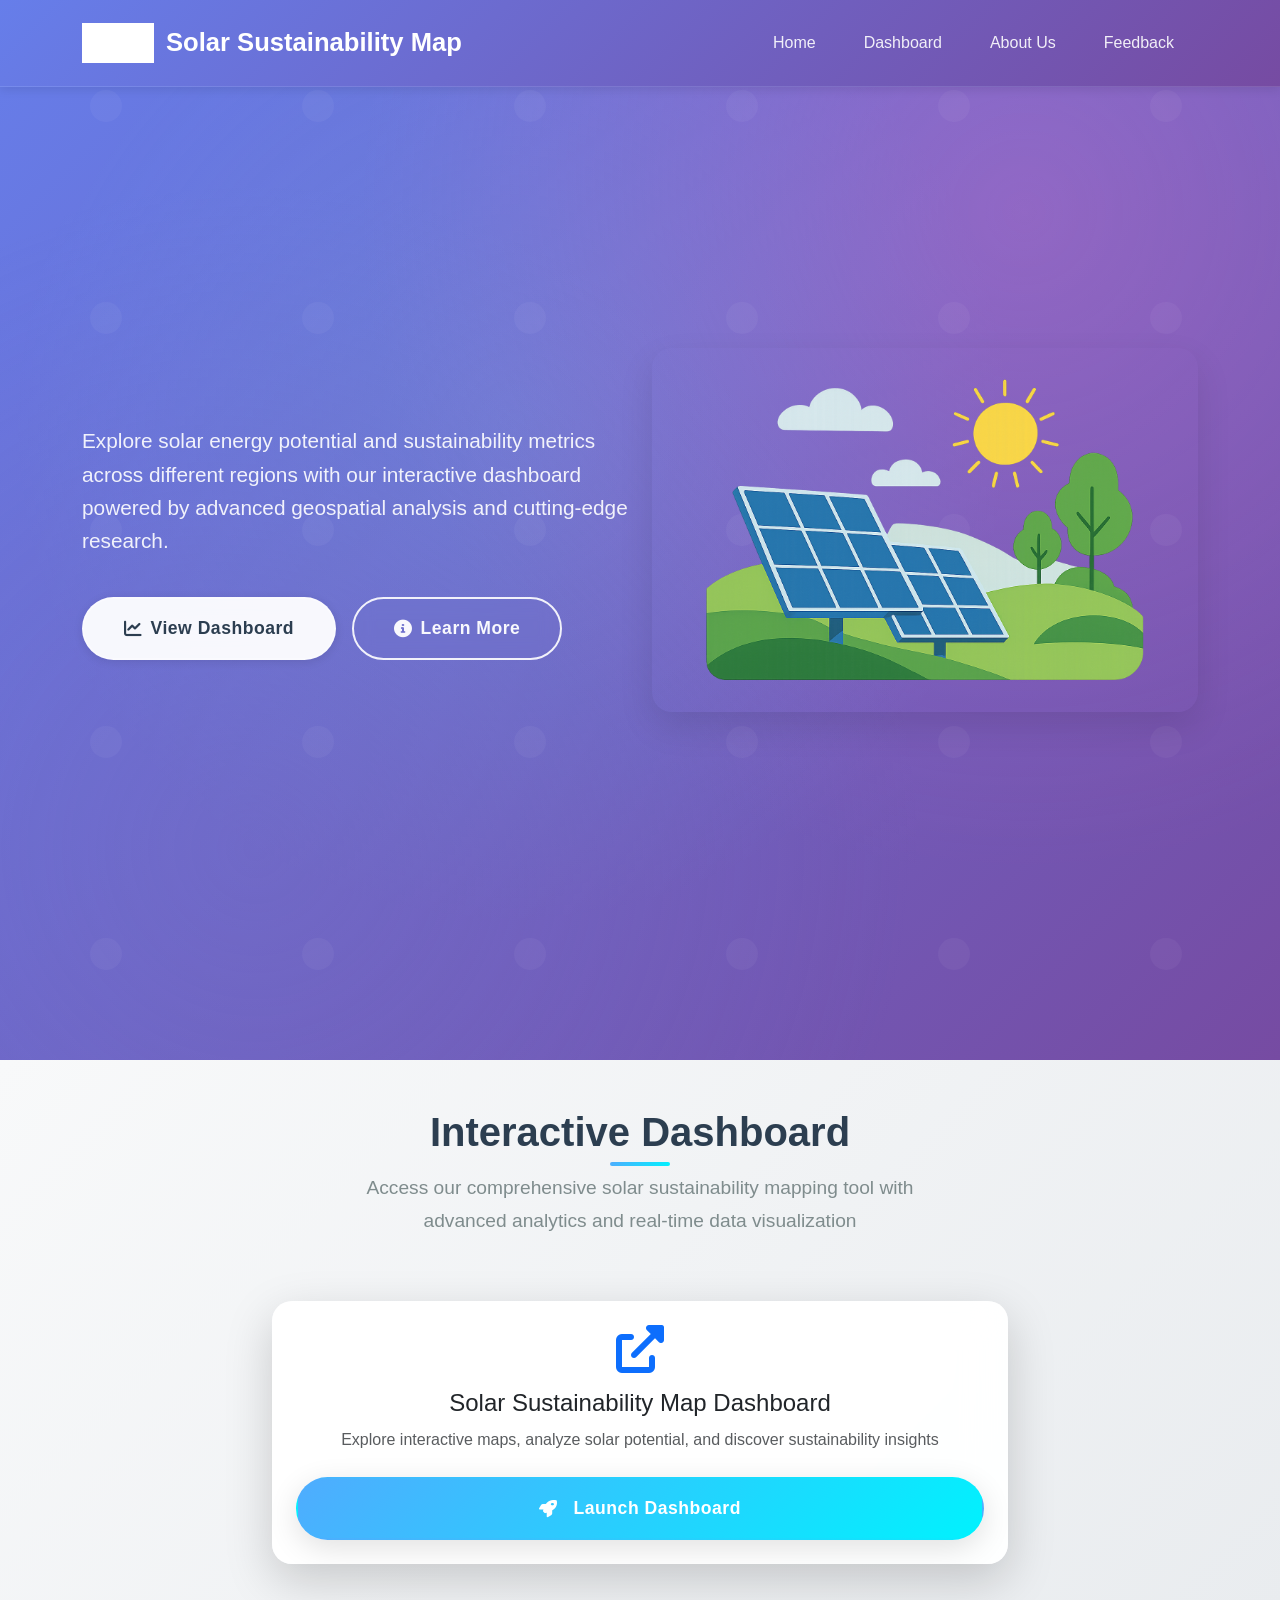
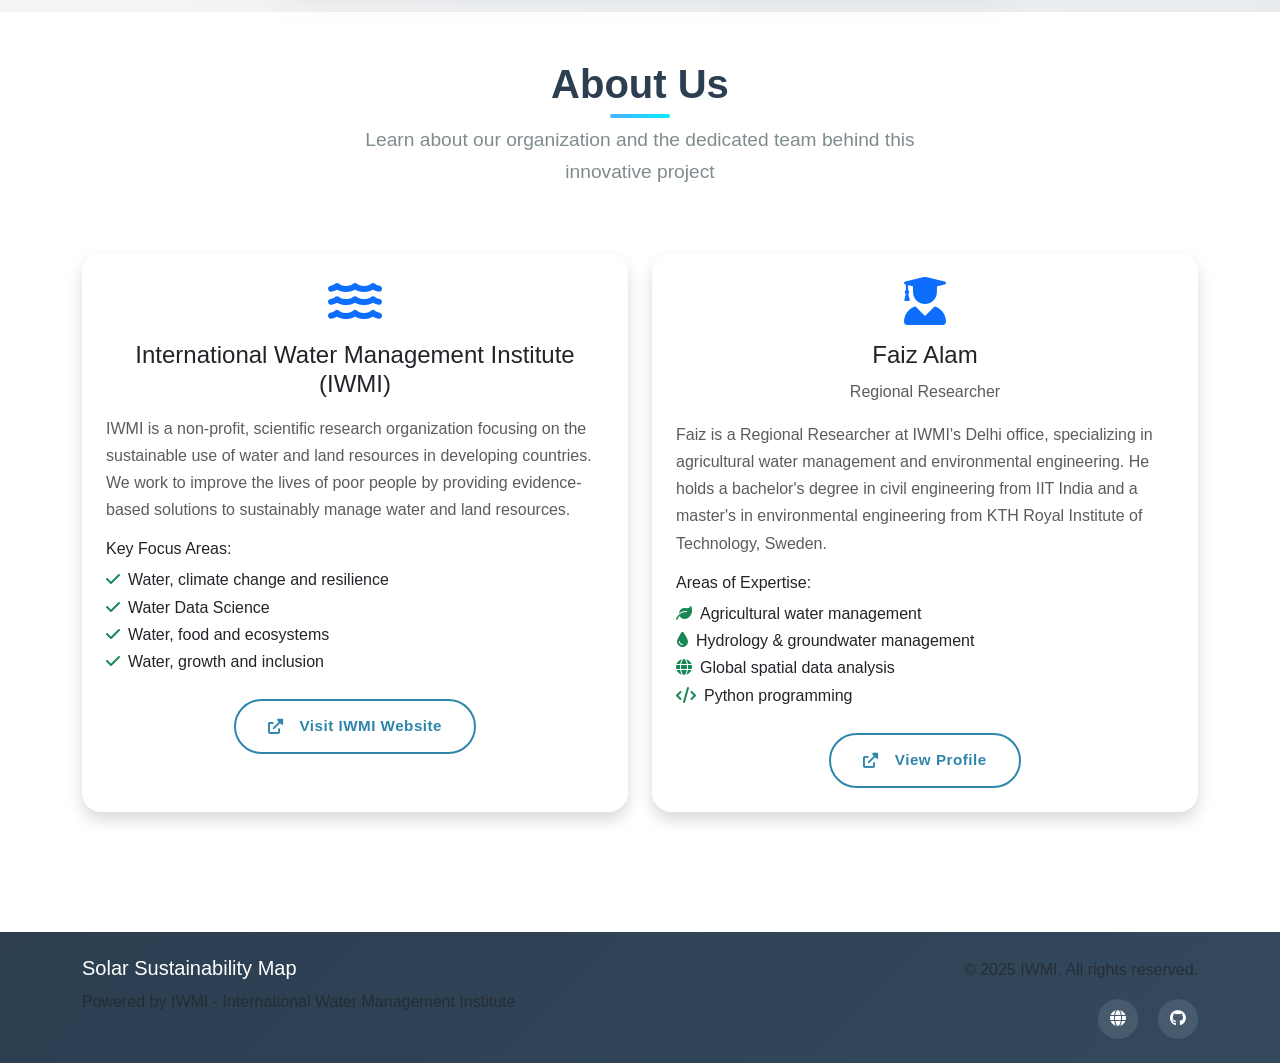
<file: Website_Architecture/index.html>
<!DOCTYPE html>
<html lang="en">
<head>
    <meta charset="UTF-8">
    <meta name="viewport" content="width=device-width, initial-scale=1.0">
    <title>Solar Sustainability Map</title>
    <link href="https://cdn.jsdelivr.net/npm/bootstrap@5.1.3/dist/css/bootstrap.min.css" rel="stylesheet">
    <link href="https://cdnjs.cloudflare.com/ajax/libs/font-awesome/6.0.0/css/all.min.css" rel="stylesheet">
    <link href="styles.css" rel="stylesheet">
</head>
<body>
    <!-- Navigation -->
    <nav class="navbar navbar-expand-lg navbar-dark bg-primary fixed-top">
        <div class="container">
            <a class="navbar-brand" href="#home">
                <img src="IWMI_logo.png" alt="IWMI Logo">
                Solar Sustainability Map
            </a>
            <button class="navbar-toggler" type="button" data-bs-toggle="collapse" data-bs-target="#navbarNav">
                <span class="navbar-toggler-icon"></span>
            </button>
            <div class="collapse navbar-collapse" id="navbarNav">
                <ul class="navbar-nav ms-auto">
                    <li class="nav-item">
                        <a class="nav-link" href="#home">Home</a>
                    </li>
                    <li class="nav-item">
                        <a class="nav-link" href="#dashboard">Dashboard</a>
                    </li>
                    <li class="nav-item">
                        <a class="nav-link" href="#about">About Us</a>
                    </li>
                    <li class="nav-item">
                        <a class="nav-link" href="feedback-embedded.html">Feedback</a>
                    </li>
                </ul>
            </div>
        </div>
    </nav>

    <!-- Home Section -->
    <section id="home" class="hero-section">
        <div class="container">
            <div class="row align-items-center min-vh-100">
                <div class="col-lg-6 hero-content">
                    <h1 class="hero-title">
                        Solar Sustainability Mapping Platform
                    </h1>
                    <p class="hero-subtitle">
                        Explore solar energy potential and sustainability metrics across different regions with our interactive dashboard powered by advanced geospatial analysis and cutting-edge research.
                    </p>
                    <div class="hero-buttons">
                        <a href="#dashboard" class="btn btn-light btn-lg">
                            <i class="fas fa-chart-line"></i>
                            View Dashboard
                        </a>
                        <a href="#about" class="btn btn-outline-light btn-lg">
                            <i class="fas fa-info-circle"></i>
                            Learn More
                        </a>
                    </div>
                </div>
                <div class="col-lg-6">
                    <div class="hero-image">
                        <img src="SolarSustainability.png" alt="Solar Sustainability Visualization" class="img-fluid">
                    </div>
                </div>
            </div>
        </div>
    </section>

    <!-- Dashboard Section -->
    <section id="dashboard" class="py-5 bg-light">
        <div class="container">
            <div class="section-header">
                <h2 class="section-title">Interactive Dashboard</h2>
                <p class="section-subtitle">
                    Access our comprehensive solar sustainability mapping tool with advanced analytics and real-time data visualization
                </p>
            </div>
            <div class="row justify-content-center">
                <div class="col-lg-8">
                    <div class="card shadow-lg border-0">
                        <div class="card-body p-4">
                            <div class="text-center mb-4">
                                <i class="fas fa-external-link-alt fa-3x text-primary mb-3"></i>
                                <h4>Solar Sustainability Map Dashboard</h4>
                                <p class="text-muted">
                                    Explore interactive maps, analyze solar potential, and discover sustainability insights
                                </p>
                            </div>
                            <div class="d-grid">
                                <a href="https://solarsustainabilitymap4.streamlit.app/" 
                                   target="_blank" 
                                   class="btn btn-primary btn-lg">
                                    <i class="fas fa-rocket me-2"></i>
                                    Launch Dashboard
                                </a>
                            </div>
                        </div>
                    </div>
                </div>
            </div>
        </div>
    </section>

    <!-- About Us Section -->
    <section id="about" class="py-5">
        <div class="container">
            <div class="section-header">
                <h2 class="section-title">About Us</h2>
                <p class="section-subtitle">
                    Learn about our organization and the dedicated team behind this innovative project
                </p>
            </div>
            
            <!-- IWMI Section -->
            <div class="row mb-5">
                <div class="col-lg-6 mb-4">
                    <div class="card h-100 border-0 shadow">
                        <div class="card-body p-4">
                            <div class="text-center mb-3">
                                <i class="fas fa-water fa-3x text-primary mb-3"></i>
                                <h4>International Water Management Institute (IWMI)</h4>
                            </div>
                            <p class="text-muted">
                                IWMI is a non-profit, scientific research organization focusing on the sustainable use of water and land resources in developing countries. We work to improve the lives of poor people by providing evidence-based solutions to sustainably manage water and land resources.
                            </p>
                            <div class="mt-3">
                                <h6>Key Focus Areas:</h6>
                                <ul class="list-unstyled">
                                    <li><i class="fas fa-check text-success me-2"></i>Water, climate change and resilience</li>
                                    <li><i class="fas fa-check text-success me-2"></i>Water Data Science</li>
                                    <li><i class="fas fa-check text-success me-2"></i>Water, food and ecosystems</li>
                                    <li><i class="fas fa-check text-success me-2"></i>Water, growth and inclusion</li>
                                </ul>
                            </div>
                            <div class="text-center mt-4">
                                <a href="https://www.iwmi.org" target="_blank" class="btn btn-outline-primary">
                                    <i class="fas fa-external-link-alt me-2"></i>
                                    Visit IWMI Website
                                </a>
                            </div>
                        </div>
                    </div>
                </div>
                
                <!-- Faiz Alam Section -->
                <div class="col-lg-6 mb-4">
                    <div class="card h-100 border-0 shadow">
                        <div class="card-body p-4">
                            <div class="text-center mb-3">
                                <i class="fas fa-user-graduate fa-3x text-primary mb-3"></i>
                                <h4>Faiz Alam</h4>
                                <p class="text-muted">Regional Researcher</p>
                            </div>
                            <p class="text-muted">
                                Faiz is a Regional Researcher at IWMI's Delhi office, specializing in agricultural water management and environmental engineering. He holds a bachelor's degree in civil engineering from IIT India and a master's in environmental engineering from KTH Royal Institute of Technology, Sweden.
                            </p>
                            <div class="mt-3">
                                <h6>Areas of Expertise:</h6>
                                <ul class="list-unstyled">
                                    <li><i class="fas fa-leaf text-success me-2"></i>Agricultural water management</li>
                                    <li><i class="fas fa-tint text-success me-2"></i>Hydrology & groundwater management</li>
                                    <li><i class="fas fa-globe text-success me-2"></i>Global spatial data analysis</li>
                                    <li><i class="fas fa-code text-success me-2"></i>Python programming</li>
                                </ul>
                            </div>
                            <div class="text-center mt-4">
                                <a href="https://www.iwmi.org/people/faiz-alam/" target="_blank" class="btn btn-outline-primary">
                                    <i class="fas fa-external-link-alt me-2"></i>
                                    View Profile
                                </a>
                            </div>
                        </div>
                    </div>
                </div>
            </div>
        </div>
    </section>

    <!-- Footer -->
    <footer class="bg-dark text-white py-4">
        <div class="container">
            <div class="row">
                <div class="col-md-6">
                    <h5>Solar Sustainability Map</h5>
                    <p class="text-muted">
                        Powered by IWMI - International Water Management Institute
                    </p>
                </div>
                <div class="col-md-6 text-md-end">
                    <p class="text-muted">
                        © 2025 IWMI. All rights reserved.
                    </p>
                    <div class="social-links">
                        <a href="https://www.iwmi.org" target="_blank" class="text-white me-3">
                            <i class="fas fa-globe"></i>
                        </a>
                        <a href="https://github.com/DrJagadeeshG/solar_sustainability_map.io" target="_blank" class="text-white">
                            <i class="fab fa-github"></i>
                        </a>
                    </div>
                </div>
            </div>
        </div>
    </footer>

    <script src="https://cdn.jsdelivr.net/npm/bootstrap@5.1.3/dist/js/bootstrap.bundle.min.js"></script>
    <script src="script.js"></script>
</body>
</html>
</file>
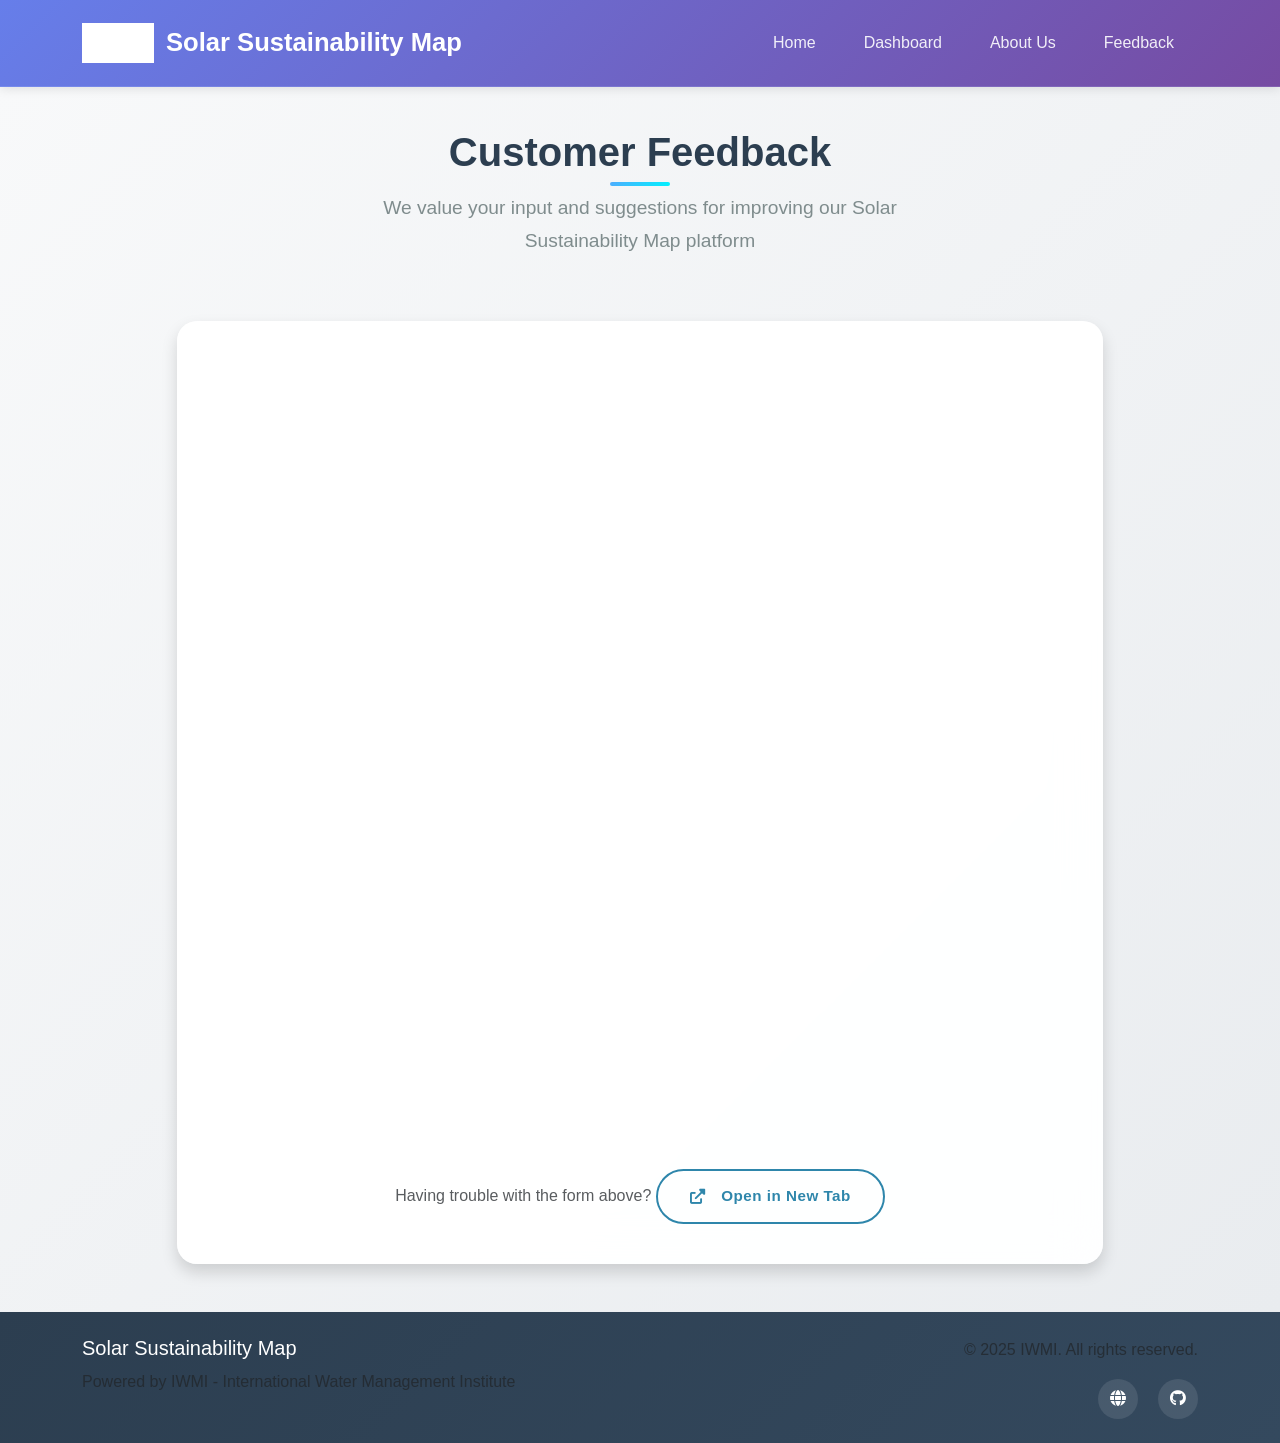
<file: Website_Architecture/feedback-embedded.html>
<!DOCTYPE html>
<html lang="en">
<head>
    <meta charset="UTF-8">
    <meta name="viewport" content="width=device-width, initial-scale=1.0">
    <title>Feedback - Solar Sustainability Map</title>
    <link href="https://cdn.jsdelivr.net/npm/bootstrap@5.1.3/dist/css/bootstrap.min.css" rel="stylesheet">
    <link href="https://cdnjs.cloudflare.com/ajax/libs/font-awesome/6.0.0/css/all.min.css" rel="stylesheet">
    <link href="styles.css" rel="stylesheet">
</head>
<body>
    <!-- Navigation -->
    <nav class="navbar navbar-expand-lg navbar-dark bg-primary fixed-top">
        <div class="container">
            <a class="navbar-brand" href="index.html">
                <img src="IWMI_logo.png" alt="IWMI Logo">
                Solar Sustainability Map
            </a>
            <button class="navbar-toggler" type="button" data-bs-toggle="collapse" data-bs-target="#navbarNav">
                <span class="navbar-toggler-icon"></span>
            </button>
            <div class="collapse navbar-collapse" id="navbarNav">
                <ul class="navbar-nav ms-auto">
                    <li class="nav-item">
                        <a class="nav-link" href="index.html#home">Home</a>
                    </li>
                    <li class="nav-item">
                        <a class="nav-link" href="index.html#dashboard">Dashboard</a>
                    </li>
                    <li class="nav-item">
                        <a class="nav-link" href="index.html#about">About Us</a>
                    </li>
                    <li class="nav-item">
                        <a class="nav-link active" href="feedback-embedded.html">Feedback</a>
                    </li>
                </ul>
            </div>
        </div>
    </nav>

    <!-- Feedback Section -->
    <section class="py-5 bg-light" style="margin-top: 80px;">
        <div class="container">
            <div class="section-header">
                <h2 class="section-title">Customer Feedback</h2>
                <p class="section-subtitle">
                    We value your input and suggestions for improving our Solar Sustainability Map platform
                </p>
            </div>
            
            <div class="row justify-content-center">
                <div class="col-lg-10">
                    <div class="card shadow border-0">
                        <div class="card-body p-4">
                            <!-- Embedded Google Form -->
                            <div class="embed-responsive" style="position: relative; width: 100%; height: 800px;">
                                <iframe 
                                    src="https://docs.google.com/forms/d/e/1FAIpQLSfwMGJAgdMkbUJv4Ln8/viewform?embedded=true" 
                                    width="100%" 
                                    height="800" 
                                    frameborder="0" 
                                    marginheight="0" 
                                    marginwidth="0"
                                    style="border-radius: 15px;">
                                    Loading…
                                </iframe>
                            </div>
                            
                            <!-- Alternative link if iframe doesn't work -->
                            <div class="text-center mt-4">
                                <p class="text-muted">
                                    Having trouble with the form above? 
                                    <a href="https://forms.gle/wMGJAgdMkbUJv4Ln8" target="_blank" class="btn btn-outline-primary">
                                        <i class="fas fa-external-link-alt me-2"></i>
                                        Open in New Tab
                                    </a>
                                </p>
                            </div>
                        </div>
                    </div>
                </div>
            </div>
        </div>
    </section>

    <!-- Footer -->
    <footer class="bg-dark text-white py-4">
        <div class="container">
            <div class="row">
                <div class="col-md-6">
                    <h5>Solar Sustainability Map</h5>
                    <p class="text-muted">
                        Powered by IWMI - International Water Management Institute
                    </p>
                </div>
                <div class="col-md-6 text-md-end">
                    <p class="text-muted">
                        © 2025 IWMI. All rights reserved.
                    </p>
                    <div class="social-links">
                        <a href="https://www.iwmi.org" target="_blank" class="text-white me-3">
                            <i class="fas fa-globe"></i>
                        </a>
                        <a href="https://github.com/DrJagadeeshG/solar_sustainability_map.io" target="_blank" class="text-white">
                            <i class="fab fa-github"></i>
                        </a>
                    </div>
                </div>
            </div>
        </div>
    </footer>

    <script src="https://cdn.jsdelivr.net/npm/bootstrap@5.1.3/dist/js/bootstrap.bundle.min.js"></script>
    <script>
        // Simple script to handle responsive iframe
        function adjustIframeHeight() {
            const iframe = document.querySelector('iframe');
            if (window.innerWidth < 768) {
                iframe.style.height = '900px';
            } else {
                iframe.style.height = '800px';
            }
        }
        
        window.addEventListener('resize', adjustIframeHeight);
        window.addEventListener('load', adjustIframeHeight);
    </script>
</body>
</html>
</file>
<file: Website_Architecture/styles.css>
/* Enhanced CSS for Solar Sustainability Map Website */

:root {
    --primary-color: #2E86AB;
    --secondary-color: #A23B72;
    --accent-color: #F18F01;
    --success-color: #C73E1D;
    --warning-color: #ffc107;
    --danger-color: #dc3545;
    --dark-color: #1a1a1a;
    --light-color: #f8f9fa;
    --iwmi-blue: #0066CC;
    --iwmi-green: #00A651;
    --text-dark: #2c3e50;
    --text-light: #7f8c8d;
    --gradient-primary: linear-gradient(135deg, #667eea 0%, #764ba2 100%);
    --gradient-secondary: linear-gradient(135deg, #f093fb 0%, #f5576c 100%);
    --gradient-accent: linear-gradient(135deg, #4facfe 0%, #00f2fe 100%);
    --shadow-light: 0 2px 10px rgba(0,0,0,0.1);
    --shadow-medium: 0 8px 30px rgba(0,0,0,0.12);
    --shadow-heavy: 0 15px 35px rgba(0,0,0,0.1);
}

* {
    margin: 0;
    padding: 0;
    box-sizing: border-box;
}

body {
    font-family: 'Inter', 'Segoe UI', Tahoma, Geneva, Verdana, sans-serif;
    line-height: 1.7;
    color: var(--text-dark);
    scroll-behavior: smooth;
    background: #ffffff;
    overflow-x: hidden;
}

/* Import Google Fonts */
@import url('https://fonts.googleapis.com/css2?family=Inter:wght@300;400;500;600;700;800&family=Poppins:wght@300;400;500;600;700;800&display=swap');

/* Enhanced Navigation Styles */
.navbar {
    transition: all 0.4s cubic-bezier(0.4, 0, 0.2, 1);
    box-shadow: var(--shadow-light);
    background: var(--gradient-primary) !important;
    backdrop-filter: blur(20px);
    border-bottom: 1px solid rgba(255, 255, 255, 0.1);
    padding: 1rem 0;
}

.navbar-brand {
    font-family: 'Poppins', sans-serif;
    font-weight: 700;
    font-size: 1.6rem;
    color: #fff !important;
    display: flex;
    align-items: center;
    transition: all 0.3s ease;
}

.navbar-brand:hover {
    transform: scale(1.05);
    color: #fff !important;
}

.navbar-brand img {
    height: 40px;
    width: auto;
    margin-right: 12px;
    filter: brightness(0) invert(1);
}

.nav-link {
    font-family: 'Inter', sans-serif;
    font-weight: 500;
    font-size: 1rem;
    transition: all 0.3s cubic-bezier(0.4, 0, 0.2, 1);
    position: relative;
    margin: 0 8px;
    padding: 8px 16px !important;
    border-radius: 25px;
    color: rgba(255, 255, 255, 0.9) !important;
}

.nav-link:hover {
    color: #fff !important;
    background: rgba(255, 255, 255, 0.15);
    transform: translateY(-2px);
}

.nav-link::after {
    content: '';
    position: absolute;
    width: 0;
    height: 3px;
    bottom: -2px;
    left: 50%;
    background: linear-gradient(90deg, #fff, rgba(255, 255, 255, 0.7));
    transition: all 0.4s cubic-bezier(0.4, 0, 0.2, 1);
    border-radius: 2px;
}

.nav-link:hover::after {
    width: 80%;
    left: 10%;
}

.navbar-toggler {
    border: none;
    padding: 4px 8px;
}

.navbar-toggler:focus {
    box-shadow: none;
}

/* Enhanced Hero Section */
.hero-section {
    background: var(--gradient-primary);
    min-height: 100vh;
    display: flex;
    align-items: center;
    position: relative;
    overflow: hidden;
}

.hero-section::before {
    content: '';
    position: absolute;
    top: 0;
    left: 0;
    right: 0;
    bottom: 0;
    background: 
        radial-gradient(circle at 20% 80%, rgba(120, 119, 198, 0.3) 0%, transparent 50%),
        radial-gradient(circle at 80% 20%, rgba(255, 119, 198, 0.3) 0%, transparent 50%),
        radial-gradient(circle at 40% 40%, rgba(120, 219, 255, 0.2) 0%, transparent 50%);
    opacity: 0.8;
}

.hero-section::after {
    content: '';
    position: absolute;
    top: 0;
    left: 0;
    right: 0;
    bottom: 0;
    background: url('data:image/svg+xml,<svg xmlns="http://www.w3.org/2000/svg" viewBox="0 0 100 100"><defs><pattern id="dots" width="20" height="20" patternUnits="userSpaceOnUse"><circle cx="10" cy="10" r="1.5" fill="rgba(255,255,255,0.1)"/></pattern></defs><rect width="100" height="100" fill="url(%23dots)"/></svg>');
    opacity: 0.4;
}

.hero-content {
    position: relative;
    z-index: 2;
}

.hero-title {
    font-family: 'Poppins', sans-serif;
    font-weight: 800;
    font-size: 3.5rem;
    line-height: 1.2;
    margin-bottom: 1.5rem;
    background: linear-gradient(135deg, #fff 0%, rgba(255, 255, 255, 0.8) 100%);
    -webkit-background-clip: text;
    -webkit-text-fill-color: transparent;
    background-clip: text;
    text-shadow: 0 4px 20px rgba(0, 0, 0, 0.1);
}

.hero-subtitle {
    font-family: 'Inter', sans-serif;
    font-size: 1.3rem;
    font-weight: 400;
    color: rgba(255, 255, 255, 0.9);
    margin-bottom: 2.5rem;
    line-height: 1.6;
}

.hero-image {
    text-align: center;
    position: relative;
    z-index: 2;
}

.hero-image img {
    max-width: 100%;
    height: auto;
    max-height: 500px;
    border-radius: 20px;
    box-shadow: var(--shadow-heavy);
    animation: float 6s ease-in-out infinite;
    transition: transform 0.3s ease;
}

.hero-image img:hover {
    transform: scale(1.05);
}

.hero-icon {
    font-size: 15rem;
    color: rgba(255, 255, 255, 0.15);
    animation: float 6s ease-in-out infinite;
    filter: drop-shadow(0 10px 20px rgba(0, 0, 0, 0.1));
}

@keyframes float {
    0%, 100% {
        transform: translateY(0px) rotate(0deg);
    }
    50% {
        transform: translateY(-20px) rotate(2deg);
    }
}

.hero-buttons {
    display: flex;
    gap: 1rem;
    flex-wrap: wrap;
    justify-content: flex-start;
}

@media (max-width: 768px) {
    .hero-buttons {
        justify-content: center;
    }
}

/* Section Styles */
section {
    padding: 80px 0;
}

.display-5 {
    font-weight: 700;
    margin-bottom: 1rem;
}

/* Enhanced Card Styles */
.card {
    transition: all 0.4s cubic-bezier(0.4, 0, 0.2, 1);
    border-radius: 20px;
    overflow: hidden;
    border: 1px solid rgba(255, 255, 255, 0.1);
    background: rgba(255, 255, 255, 0.95);
    backdrop-filter: blur(20px);
    box-shadow: var(--shadow-light);
}

.card:hover {
    transform: translateY(-15px) scale(1.02);
    box-shadow: var(--shadow-heavy) !important;
    border-color: rgba(255, 255, 255, 0.2);
}

.card-body {
    position: relative;
    padding: 2rem;
}

.card-title {
    font-family: 'Poppins', sans-serif;
    font-weight: 700;
    color: var(--text-dark);
    margin-bottom: 1rem;
}

.card-text {
    color: var(--text-light);
    line-height: 1.6;
}

/* Section Headers */
.section-header {
    text-align: center;
    margin-bottom: 4rem;
}

.section-title {
    font-family: 'Poppins', sans-serif;
    font-weight: 800;
    font-size: 2.5rem;
    color: var(--text-dark);
    margin-bottom: 1rem;
    position: relative;
}

.section-title::after {
    content: '';
    position: absolute;
    bottom: -10px;
    left: 50%;
    transform: translateX(-50%);
    width: 60px;
    height: 4px;
    background: var(--gradient-accent);
    border-radius: 2px;
}

.section-subtitle {
    font-size: 1.2rem;
    color: var(--text-light);
    max-width: 600px;
    margin: 0 auto;
}

/* Enhanced Button Styles */
.btn {
    border-radius: 50px;
    padding: 14px 32px;
    font-family: 'Inter', sans-serif;
    font-weight: 600;
    font-size: 0.95rem;
    letter-spacing: 0.5px;
    transition: all 0.4s cubic-bezier(0.4, 0, 0.2, 1);
    border: none;
    position: relative;
    overflow: hidden;
    text-decoration: none;
    display: inline-flex;
    align-items: center;
    justify-content: center;
    gap: 8px;
}

.btn::before {
    content: '';
    position: absolute;
    top: 0;
    left: -100%;
    width: 100%;
    height: 100%;
    background: linear-gradient(90deg, transparent, rgba(255, 255, 255, 0.2), transparent);
    transition: left 0.5s;
}

.btn:hover::before {
    left: 100%;
}

.btn-lg {
    padding: 16px 40px;
    font-size: 1.1rem;
    font-weight: 700;
}

.btn-primary {
    background: var(--gradient-accent);
    color: #fff;
    box-shadow: var(--shadow-medium);
    border: 2px solid transparent;
}

.btn-primary:hover {
    background: var(--gradient-secondary);
    transform: translateY(-3px) scale(1.02);
    box-shadow: var(--shadow-heavy);
    color: #fff;
}

.btn-outline-primary {
    border: 2px solid var(--primary-color);
    color: var(--primary-color);
    background: transparent;
}

.btn-outline-primary:hover {
    background: var(--primary-color);
    border-color: var(--primary-color);
    color: #fff;
    transform: translateY(-3px) scale(1.02);
    box-shadow: var(--shadow-medium);
}

.btn-light {
    background: rgba(255, 255, 255, 0.95);
    color: var(--text-dark);
    backdrop-filter: blur(20px);
    border: 2px solid rgba(255, 255, 255, 0.3);
    box-shadow: var(--shadow-light);
}

.btn-light:hover {
    background: #fff;
    color: var(--text-dark);
    transform: translateY(-3px) scale(1.02);
    box-shadow: var(--shadow-heavy);
}

.btn-outline-light {
    border: 2px solid rgba(255, 255, 255, 0.9);
    color: rgba(255, 255, 255, 0.95);
    background: transparent;
    backdrop-filter: blur(10px);
}

.btn-outline-light:hover {
    background: rgba(255, 255, 255, 0.15);
    border-color: #fff;
    color: #fff;
    transform: translateY(-3px) scale(1.02);
    backdrop-filter: blur(20px);
    box-shadow: 0 8px 25px rgba(255, 255, 255, 0.2);
}

.btn i {
    transition: transform 0.3s ease;
}

.btn:hover i {
    transform: scale(1.1);
}

/* Form Styles */
.form-control, .form-select {
    border-radius: 10px;
    border: 2px solid #e9ecef;
    padding: 12px 15px;
    transition: all 0.3s ease;
}

.form-control:focus, .form-select:focus {
    border-color: #667eea;
    box-shadow: 0 0 0 0.2rem rgba(102, 126, 234, 0.25);
}

.form-label {
    font-weight: 600;
    color: #495057;
    margin-bottom: 8px;
}

/* Background Sections */
.bg-light {
    background: linear-gradient(135deg, #f8f9fa 0%, #e9ecef 100%) !important;
}

/* Footer Styles */
footer {
    background: linear-gradient(135deg, #2c3e50 0%, #34495e 100%) !important;
}

.social-links a {
    display: inline-block;
    width: 40px;
    height: 40px;
    line-height: 40px;
    text-align: center;
    border-radius: 50%;
    background: rgba(255, 255, 255, 0.1);
    transition: all 0.3s ease;
}

.social-links a:hover {
    background: rgba(255, 255, 255, 0.2);
    transform: translateY(-2px);
}

/* Animations */
@keyframes fadeInUp {
    from {
        opacity: 0;
        transform: translateY(30px);
    }
    to {
        opacity: 1;
        transform: translateY(0);
    }
}

.fade-in-up {
    animation: fadeInUp 0.6s ease-out;
}

/* Responsive Design */
@media (max-width: 768px) {
    .hero-icon {
        font-size: 8rem;
    }
    
    .display-4 {
        font-size: 2.5rem;
    }
    
    .display-5 {
        font-size: 2rem;
    }
    
    section {
        padding: 60px 0;
    }
    
    .btn-lg {
        padding: 12px 25px;
        font-size: 0.9rem;
    }
}

@media (max-width: 576px) {
    .hero-icon {
        font-size: 6rem;
    }
    
    .display-4 {
        font-size: 2rem;
    }
    
    .btn {
        padding: 10px 20px;
        font-size: 0.8rem;
    }
    
    .btn-lg {
        padding: 12px 20px;
        font-size: 0.85rem;
    }
}

/* Loading Animation */
.loading {
    display: inline-block;
    width: 20px;
    height: 20px;
    border: 3px solid rgba(255,255,255,.3);
    border-radius: 50%;
    border-top-color: #fff;
    animation: spin 1s ease-in-out infinite;
}

@keyframes spin {
    to { transform: rotate(360deg); }
}

/* Success Message */
.alert-success {
    border-radius: 10px;
    border: none;
    background: linear-gradient(45deg, #28a745, #20c997);
    color: white;
}

/* Scroll Indicator */
.scroll-indicator {
    position: fixed;
    top: 0;
    left: 0;
    width: 100%;
    height: 4px;
    background: linear-gradient(90deg, #667eea, #764ba2);
    transform-origin: left;
    transform: scaleX(0);
    transition: transform 0.3s ease;
    z-index: 9999;
}
</file>
